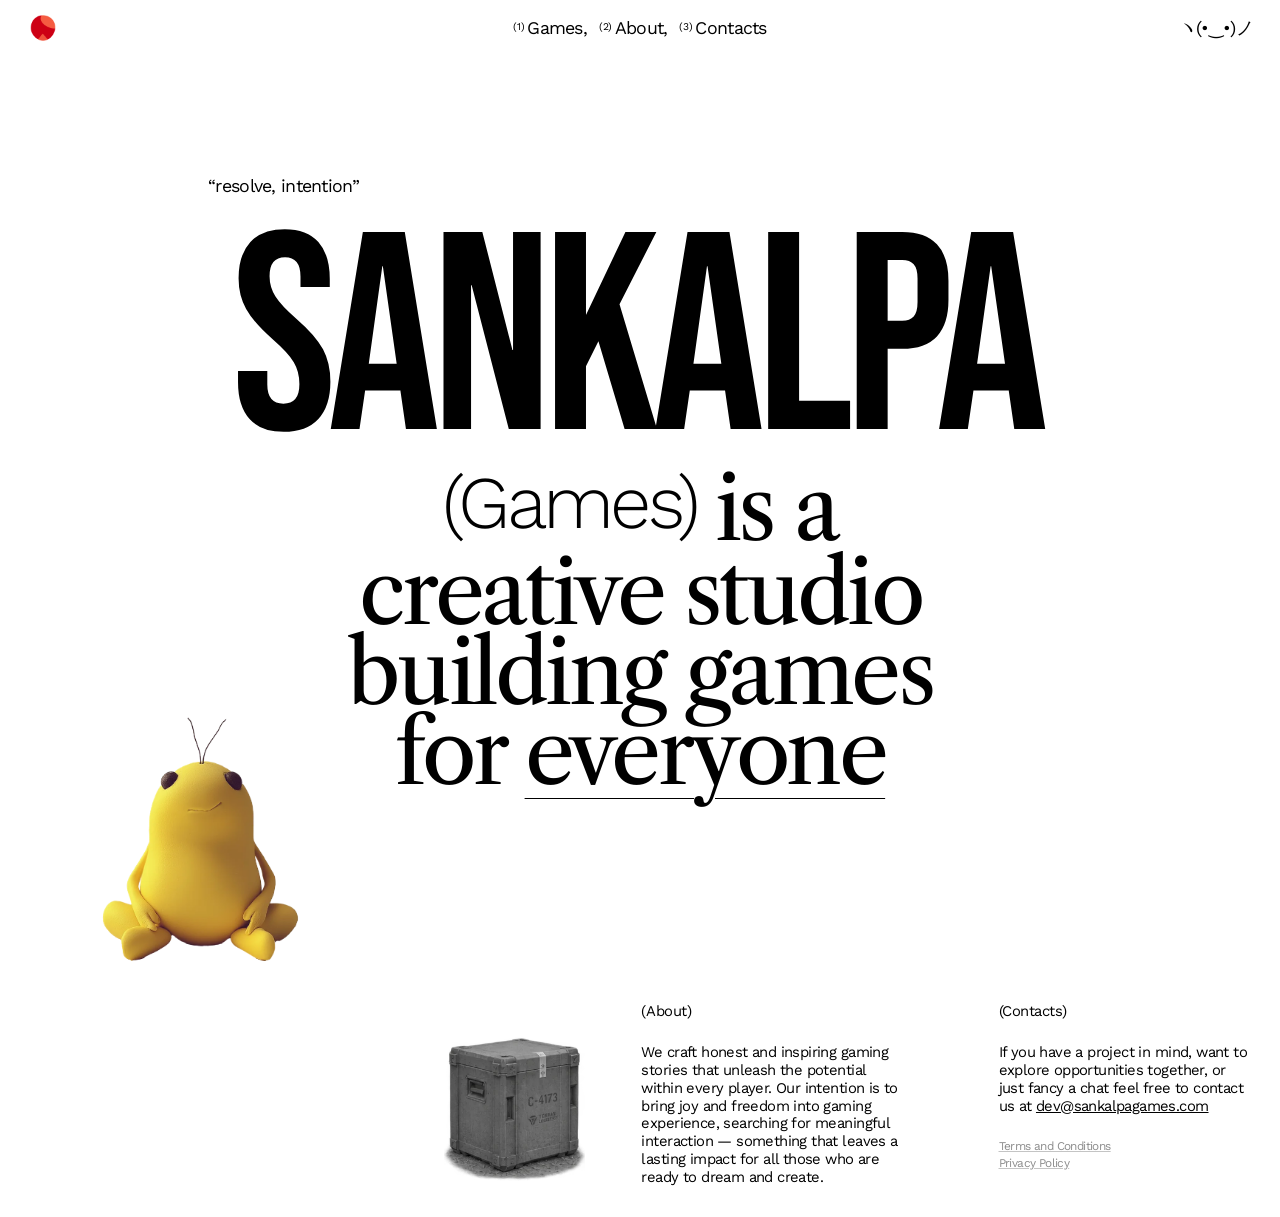
<file: index.html>
<!DOCTYPE html>
<html lang="en">
<head>
  <meta charset="UTF-8">
  <meta name="viewport" content="width=device-width, initial-scale=1.0, viewport-fit=cover">
  <title>Sankalpa Games</title>
  <meta name="description" content="Sankalpa Games is a creative studio building games for everyone.">
  <link rel="icon" type="image/png" href="img/favicon.png">
  <link rel="preconnect" href="https://fonts.googleapis.com">
  <link rel="preconnect" href="https://fonts.gstatic.com" crossorigin>
  <link href="https://fonts.googleapis.com/css2?family=Bebas+Neue&family=Libre+Caslon+Text&family=Work+Sans:wght@300;400&display=swap" rel="stylesheet">
  <link rel="stylesheet" href="css/site.css">
  <style>
    .frame {
      position: relative;
      height: calc(var(--u) * 1643);
    }

    .frame > * { position: absolute; }

    .motto {
      left: calc(var(--u) * 281);
      top: calc(var(--u) * 233);
    }

    .logo {
      left: calc(50% - var(--u) * 551);
      top: calc(var(--u) * 181);
      margin: 0;
      font-family: var(--display);
      font-weight: 400;
      font-size: calc(var(--u) * 380);
      line-height: 1.5;
      letter-spacing: -0.03em;
      white-space: nowrap;
    }

    .tagline {
      left: calc(var(--u) * 523);
      top: calc(var(--u) * 619);
      width: calc(var(--u) * 682);
      height: calc(var(--u) * 451);
      margin: 0;
      font-weight: 400;
    }

    .tagline .lead {
      position: absolute;
      left: 50%;
      top: 0;
      transform: translateX(-50%);
      display: flex;
      align-items: flex-end;
      gap: calc(var(--u) * 24);
      white-space: nowrap;
    }

    .tagline .games {
      font-family: var(--sans);
      font-weight: 300;
      font-size: calc(var(--u) * 100);
      line-height: 1.2;
      letter-spacing: -0.05em;
    }

    .tagline .serif {
      font-family: var(--serif);
      font-size: calc(var(--u) * 120);
      letter-spacing: -0.04em;
    }

    .tagline .lead .serif { line-height: 0.86; }

    .tagline .rest {
      position: absolute;
      left: 50%;
      top: calc(var(--u) * 127);
      transform: translateX(-50%);
      display: block;
      line-height: 0.9;
      text-align: center;
      white-space: nowrap;
    }

    .tagline .everyone {
      text-decoration: underline;
      text-decoration-thickness: calc(var(--u) * 2);
      text-underline-offset: 0.16em;
    }

    .info {
      top: calc(var(--u) * 1354);
      display: flex;
      flex-direction: column;
      gap: calc(var(--u) * 32);
      font-size: calc(var(--u) * 20);
      line-height: 1.2;
      letter-spacing: -0.04em;
    }

    .info h2 {
      margin: 0;
      font-size: inherit;
      font-weight: 400;
      letter-spacing: -0.03em;
    }

    .legal {
      display: flex;
      flex-direction: column;
      align-items: flex-start;
      gap: calc(var(--u) * 4);
      font-size: calc(var(--u) * 16);
      color: #8c8c8c;
    }

    .legal a { text-decoration-color: #c4c4c4; }

    .legal a:hover { color: #000; }

    #about { left: calc(var(--u) * 866); width: calc(var(--u) * 360); }
    #contacts { left: calc(var(--u) * 1348); width: calc(var(--u) * 340); }

    /* Missioners crate stands on the bottom edge of the page */
    .crate {
      left: calc(var(--u) * 600);
      bottom: calc(var(--u) * 48);
      width: calc(var(--u) * 190);
      line-height: 0;
    }

    .crate img { width: 100%; height: auto; }

    /* Planet Merge 2 planet: parked off-screen, js/site.js flies it across every few seconds.
       The layer drifts with the page at a fraction of the scroll speed, so the planet lags behind */
    .flyby-layer {
      position: fixed;
      z-index: 1;
      inset: 0;
      pointer-events: none;
      transform: translateY(var(--parallax, 0px));
    }

    .flyby {
      position: absolute;
      pointer-events: auto;
      top: 0;
      left: 0;
      width: calc(var(--u) * 130);
      line-height: 0;
      transform: translate(-100vw, -100vh);
    }

    /* The Figma export carries the frame's dark fill; the planet fills the square edge to edge */
    .flyby img {
      width: 100%;
      height: auto;
      clip-path: circle(49.6%);
    }

    @media (prefers-reduced-motion: reduce) {
      .flyby {
        left: auto;
        right: calc(var(--u) * -50);
        top: 40vh;
        transform: none;
      }
    }

    /* The frame has no phone layout: below 768px keep its typography and let the blocks stack */
    @media (max-width: 767px) {
      .frame {
        height: auto;
        min-height: 100vh;
        padding: 96px 16px 150px;
      }

      .frame > * {
        position: relative;
        left: auto;
        top: auto;
        transform: none;
      }

      .frame > .site-header { position: absolute; top: 0; left: 0; }

      .motto { font-size: 14px; }

      .logo {
        font-size: calc((100vw - 32px) * 380 / 1102);
        line-height: 1.15;
        text-align: center;
      }

      .tagline {
        width: auto;
        height: auto;
        text-align: center;
      }
      .tagline .lead,
      .tagline .rest {
        position: static;
        transform: none;
        justify-content: center;
      }

      .info {
        margin-top: 56px;
        gap: 12px;
        font-size: 16px;
      }
      #about, #contacts { left: auto; width: auto; }
      #contacts { margin-top: 32px; }
      .legal { gap: 4px; font-size: 14px; }

      .frame > .crate {
        position: absolute;
        left: auto;
        right: 16px;
        bottom: 24px;
        width: 90px;
      }
      .flyby { width: 64px; }
    }
  </style>
</head>
<body>
  <div class="frame">
    <header class="site-header">
      <a class="brand" href="./"><img src="img/logo-circle.png" alt="Sankalpa" width="160" height="160"></a>

      <nav class="site-nav text-24">
        <details class="games-menu">
          <summary><sup>(1)</sup><span>Games,</span></summary>
          <ul>
            <li><a href="landfill-planet/">Landfill Planet</a></li>
            <li><a href="planet-merge-2/">Planet Merge 2</a></li>
            <li><a href="https://sankalpagames.com/missioners/">Missioners</a></li>
          </ul>
        </details>
        <a href="#about"><sup>(2)</sup><span>About,</span></a>
        <a href="#contacts"><sup>(3)</sup><span>Contacts</span></a>
      </nav>

      <span class="face text-24" aria-hidden="true">ヽ(•‿•)ノ</span>
    </header>

    <p class="motto text-24">“resolve, intention”</p>

    <h1 class="logo">SANKALPA</h1>

    <p class="tagline">
      <span class="lead"><span class="games">(Games)</span><span class="serif">is a</span></span>
      <span class="rest serif">creative studio<br>building games<br>for <span class="everyone">everyone</span></span>
    </p>

    <section class="info" id="about">
      <h2>(About)</h2>
      <p>We craft honest and inspiring gaming stories that unleash the potential within every player. Our intention is to bring joy and freedom into gaming experience, searching for meaningful interaction — something that leaves a lasting impact for all those who are ready to dream and create.</p>
    </section>

    <section class="info" id="contacts">
      <h2>(Contacts)</h2>
      <p>If you have a project in mind, want to explore opportunities together, or just fancy a chat feel free to contact us at <a href="mailto:dev@sankalpagames.com">dev@sankalpagames.com</a></p>
      <p class="legal"><a href="terms/">Terms and Conditions</a><a href="privacy/">Privacy Policy</a></p>
    </section>

    <a class="crate" href="https://sankalpagames.com/missioners/" title="Missioners"><img src="img/games/crate.webp" alt="Missioners" width="229" height="236"></a>
  </div>

  <a class="fred" href="landfill-planet/" title="Landfill Planet"><img src="img/fred.webp" alt="Landfill Planet" width="940" height="940"></a>
  <div class="flyby-layer">
    <a class="flyby" href="planet-merge-2/" title="Planet Merge 2"><img src="img/games/planet.webp" alt="Planet Merge 2" width="520" height="520"></a>
  </div>
  <script src="js/site.js"></script>
</body>
</html>
</file>
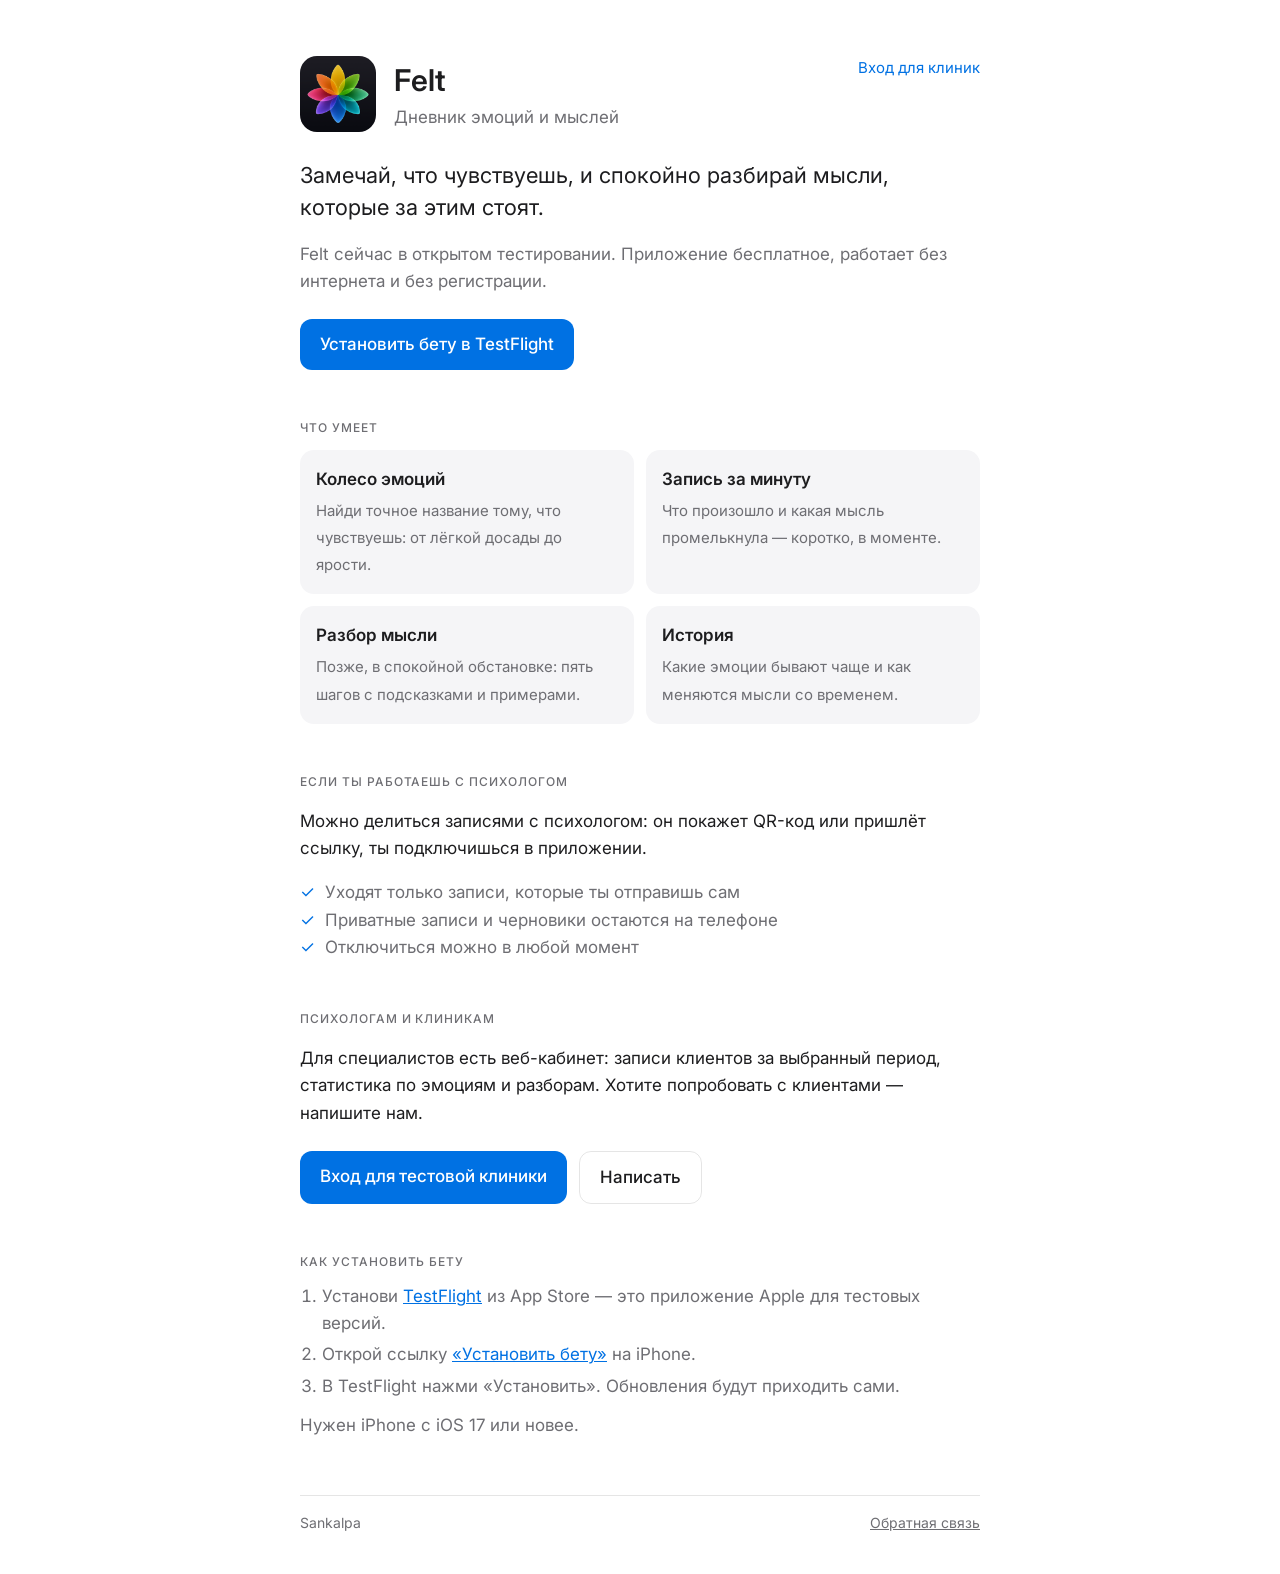
<file: felt/index.html>
<!DOCTYPE html>
<html lang="ru">
<head>
  <meta charset="UTF-8">
  <meta name="viewport" content="width=device-width, initial-scale=1.0">
  <title>Felt — дневник эмоций и мыслей</title>
  <meta name="description" content="Замечай, что чувствуешь, и спокойно разбирай мысли, которые за этим стоят. Бета-версия для iPhone.">
  <meta property="og:title" content="Felt — дневник эмоций и мыслей">
  <meta property="og:description" content="Бета-версия для iPhone в TestFlight.">
  <meta property="og:image" content="https://sankalpagames.com/felt/icon.png">
  <link rel="icon" type="image/png" href="icon.png">
  <link rel="apple-touch-icon" href="icon.png">
  <link href="https://fonts.googleapis.com/css2?family=Inter:wght@400;500;600&display=swap" rel="stylesheet">
  <style>
    :root {
      color-scheme: light dark;
      --bg: #ffffff; --surface: #f5f5f7; --text: #1d1d1f; --muted: #6e6e73;
      --line: rgba(0,0,0,.1); --accent: #0071e3; --on-accent: #fff;
    }
    @media (prefers-color-scheme: dark) {
      :root { --bg: #111113; --surface: #1c1c1f; --text: #f2f2f5; --muted: #a1a1a8; --line: rgba(255,255,255,.12); --accent: #2997ff; --on-accent: #fff; }
    }
    * { box-sizing: border-box; }
    body { margin: 0; background: var(--bg); color: var(--text); font: 17px/1.6 'Inter', -apple-system, system-ui, sans-serif; }
    main { max-width: 720px; margin: 0 auto; padding: 56px 20px 40px; }
    .head { display: flex; gap: 18px; align-items: center; }
    .head img { width: 76px; height: 76px; border-radius: 17px; }
    h1 { font-size: 30px; font-weight: 600; margin: 0; }
    .sub { color: var(--muted); margin: 0; }
    .lead { font-size: 22px; line-height: 1.45; margin: 28px 0 8px; }
    .muted { color: var(--muted); }
    .cta { display: flex; gap: 12px; flex-wrap: wrap; margin: 24px 0 0; }
    .btn { display: inline-block; text-decoration: none; border-radius: 12px; padding: 12px 20px; font-weight: 500; }
    .btn.primary { background: var(--accent); color: var(--on-accent); }
    .btn.ghost { border: 1px solid var(--line); color: var(--text); }
    section { margin-top: 48px; }
    .k { font-size: 12px; letter-spacing: .08em; text-transform: uppercase; color: var(--muted); margin: 0 0 12px; font-weight: 500; }
    .grid { display: grid; grid-template-columns: repeat(2, minmax(0, 1fr)); gap: 12px; }
    @media (max-width: 520px) { .grid { grid-template-columns: minmax(0, 1fr); } }
    .cell { background: var(--surface); border-radius: 14px; padding: 16px; }
    .cell b { display: block; font-weight: 600; margin-bottom: 4px; }
    .cell span { color: var(--muted); font-size: 15px; }
    ul.checks { list-style: none; padding: 0; margin: 12px 0 0; color: var(--muted); }
    ul.checks li::before { content: "✓"; color: var(--accent); margin-right: 10px; }
    ol { padding-left: 22px; color: var(--muted); margin: 0; }
    ol li { margin: 4px 0; }
    a { color: var(--accent); }
    footer { margin-top: 56px; padding-top: 16px; border-top: 1px solid var(--line); display: flex; justify-content: space-between; flex-wrap: wrap; gap: 8px; font-size: 14px; color: var(--muted); }
    footer a { color: var(--muted); }
    .login { align-self: flex-start; font-size: 15px; text-decoration: none; white-space: nowrap; }
  </style>
</head>
<body>
<main>
  <div class="head">
    <img src="icon.png" alt="">
    <div style="flex:1">
      <h1>Felt</h1>
      <p class="sub">Дневник эмоций и мыслей</p>
    </div>
    <a class="login" href="https://felt-fsc7fybsh3g7gnct.westus3-01.azurewebsites.net/">Вход для клиник</a>
  </div>

  <p class="lead">Замечай, что чувствуешь, и спокойно разбирай мысли, которые за этим стоят.</p>
  <p class="muted">Felt сейчас в открытом тестировании. Приложение бесплатное, работает без интернета и без регистрации.</p>
  <div class="cta">
    <a class="btn primary" href="https://testflight.apple.com/join/Ny2FVkMc">Установить бету в TestFlight</a>
  </div>

  <section>
    <p class="k">Что умеет</p>
    <div class="grid">
      <div class="cell"><b>Колесо эмоций</b><span>Найди точное название тому, что чувствуешь: от лёгкой досады до ярости.</span></div>
      <div class="cell"><b>Запись за минуту</b><span>Что произошло и какая мысль промелькнула — коротко, в моменте.</span></div>
      <div class="cell"><b>Разбор мысли</b><span>Позже, в спокойной обстановке: пять шагов с подсказками и примерами.</span></div>
      <div class="cell"><b>История</b><span>Какие эмоции бывают чаще и как меняются мысли со временем.</span></div>
    </div>
  </section>

  <section>
    <p class="k">Если ты работаешь с психологом</p>
    <p>Можно делиться записями с психологом: он покажет QR-код или пришлёт ссылку, ты подключишься в приложении.</p>
    <ul class="checks">
      <li>Уходят только записи, которые ты отправишь сам</li>
      <li>Приватные записи и черновики остаются на телефоне</li>
      <li>Отключиться можно в любой момент</li>
    </ul>
  </section>

  <section>
    <p class="k">Психологам и клиникам</p>
    <p>Для специалистов есть веб-кабинет: записи клиентов за выбранный период, статистика по эмоциям и разборам. Хотите попробовать с клиентами — напишите нам.</p>
    <div class="cta">
      <a class="btn primary" href="https://felt-fsc7fybsh3g7gnct.westus3-01.azurewebsites.net/">Вход для тестовой клиники</a>
      <a class="btn ghost" href="mailto:legal@sankalpagames.com?subject=Felt">Написать</a>
    </div>
  </section>

  <section id="install">
    <p class="k">Как установить бету</p>
    <ol>
      <li>Установи <a href="https://apps.apple.com/app/testflight/id899247664">TestFlight</a> из App Store — это приложение Apple для тестовых версий.</li>
      <li>Открой ссылку <a href="https://testflight.apple.com/join/Ny2FVkMc">«Установить бету»</a> на iPhone.</li>
      <li>В TestFlight нажми «Установить». Обновления будут приходить сами.</li>
    </ol>
    <p class="muted" style="margin-top:12px">Нужен iPhone с iOS 17 или новее.</p>
  </section>

  <footer>
    <span>Sankalpa</span>
    <span><a href="mailto:legal@sankalpagames.com?subject=Felt">Обратная связь</a></span>
  </footer>
</main>
</body>
</html>
</file>
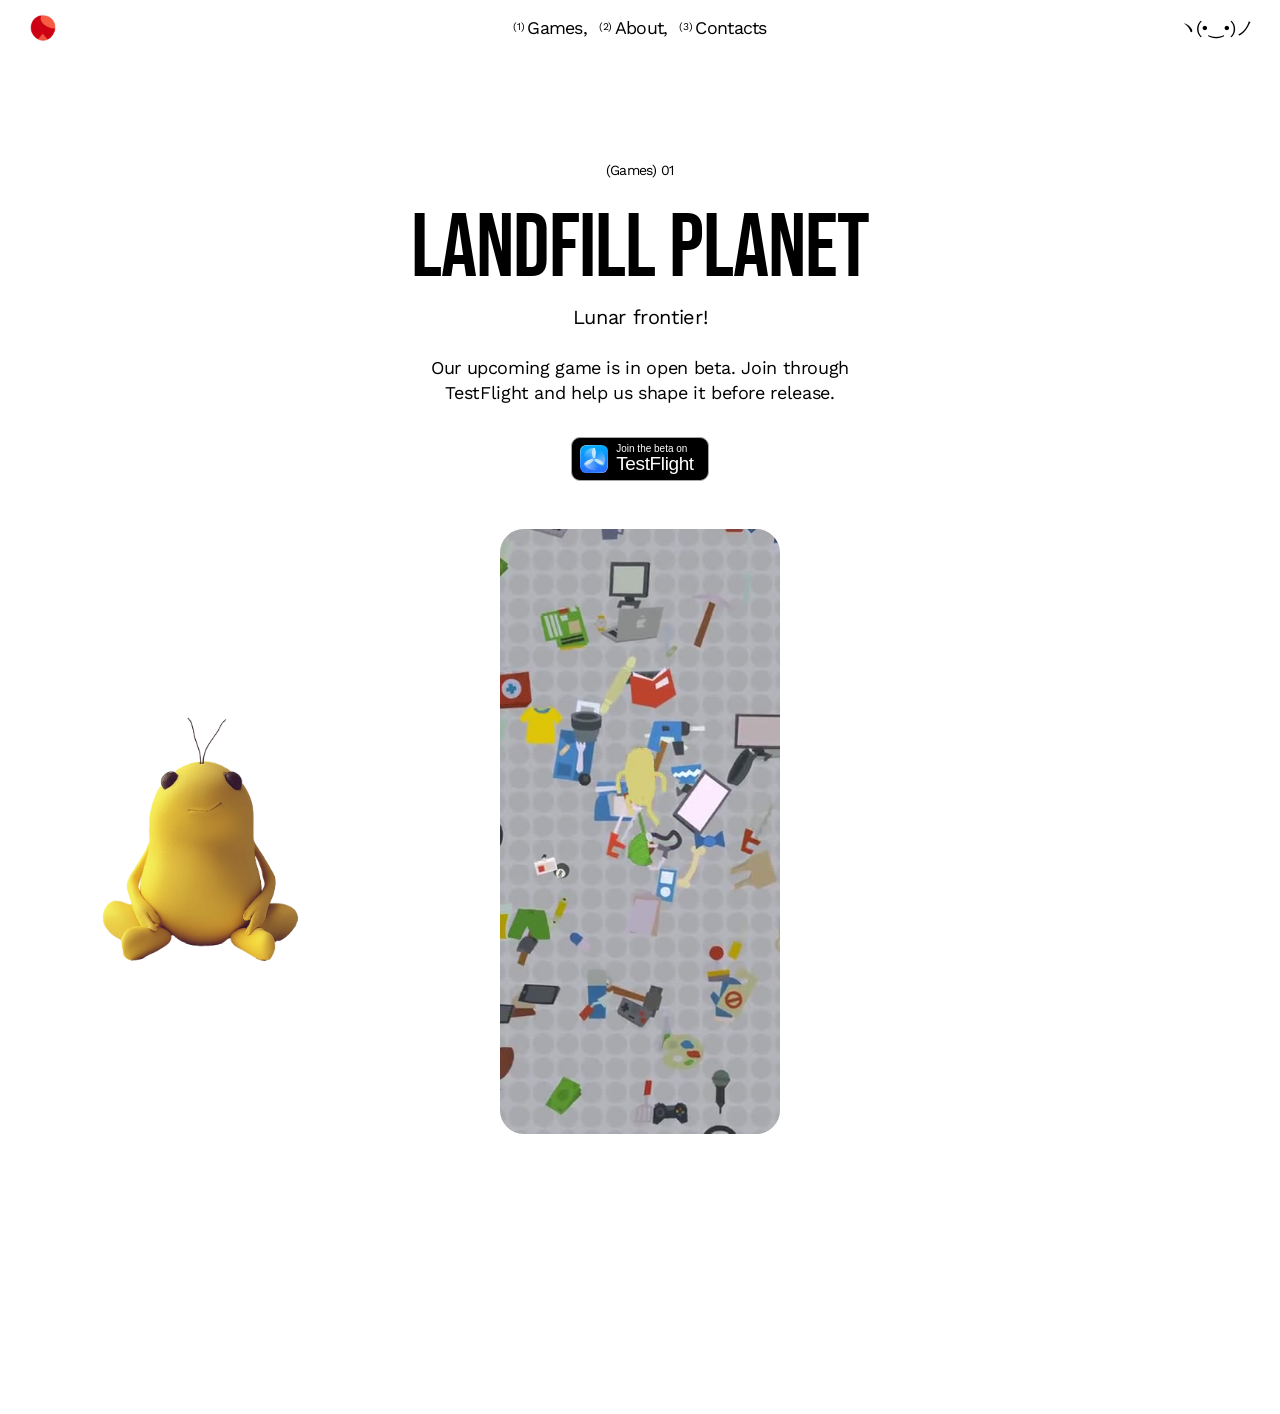
<file: landfill-planet/index.html>
<!DOCTYPE html>
<html lang="en">
<head>
  <meta charset="UTF-8">
  <meta name="viewport" content="width=device-width, initial-scale=1.0, viewport-fit=cover">
  <title>Landfill Planet — Sankalpa Games</title>
  <meta name="description" content="Landfill Planet by Sankalpa Games. Lunar frontier!">
  <link rel="icon" type="image/png" href="../img/favicon.png">
  <link rel="preconnect" href="https://fonts.googleapis.com">
  <link rel="preconnect" href="https://fonts.gstatic.com" crossorigin>
  <link href="https://fonts.googleapis.com/css2?family=Bebas+Neue&family=Libre+Caslon+Text&family=Work+Sans:wght@300;400&display=swap" rel="stylesheet">
  <link rel="stylesheet" href="../css/site.css">
  <link rel="stylesheet" href="../css/game.css">
</head>
<body>
  <header class="site-header">
    <a class="brand" href="../"><img src="../img/logo-circle.png" alt="Sankalpa" width="160" height="160"></a>

    <nav class="site-nav text-24">
      <details class="games-menu">
        <summary><sup>(1)</sup><span>Games,</span></summary>
        <ul>
            <li><a href="../landfill-planet/" aria-current="page">Landfill Planet</a></li>
            <li><a href="../planet-merge-2/">Planet Merge 2</a></li>
            <li><a href="https://sankalpagames.com/missioners/">Missioners</a></li>
        </ul>
      </details>
      <a href="../#about"><sup>(2)</sup><span>About,</span></a>
      <a href="../#contacts"><sup>(3)</sup><span>Contacts</span></a>
    </nav>

    <span class="face text-24" aria-hidden="true">ヽ(•‿•)ノ</span>
  </header>

  <main class="game">
    <p class="game-label text-24">(Games) 01</p>
    <h1>Landfill Planet</h1>
    <p class="game-tagline">Lunar frontier!</p>
    <p class="game-about">Our upcoming game is in open beta. Join through TestFlight and help us shape it before release.</p>
    <p class="game-links store-badges">
      <a class="badge-testflight" href="https://testflight.apple.com/join/2bX77bRB" target="_blank" rel="noopener">
        <img src="../img/badges/testflight.jpg" alt="" width="120" height="120">
        <span><small>Join the beta on</small>TestFlight</span>
      </a>
    </p>
    <video class="game-video" src="../video/landfill-planet.mp4" poster="../img/games/landfill-planet-poster.jpg" width="360" height="778" autoplay muted loop playsinline aria-label="Landfill Planet gameplay"></video>
  </main>

  <div class="fred" aria-hidden="true"><img src="../img/fred.webp" alt="" width="940" height="940"></div>
  <script src="../js/site.js"></script>
</body>
</html>
</file>
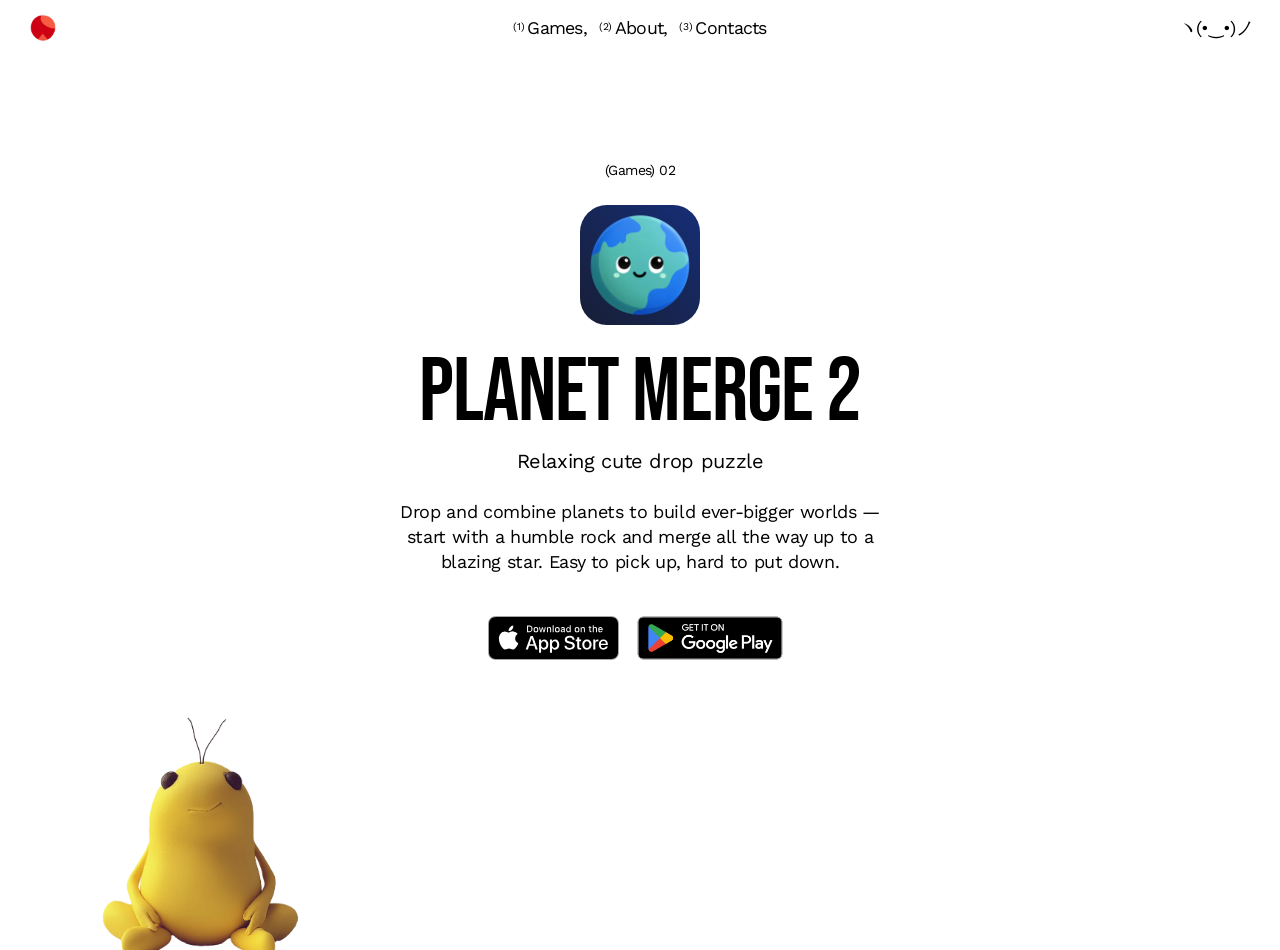
<file: planet-merge-2/index.html>
<!DOCTYPE html>
<html lang="en">
<head>
  <meta charset="UTF-8">
  <meta name="viewport" content="width=device-width, initial-scale=1.0, viewport-fit=cover">
  <title>Planet Merge 2 — Sankalpa Games</title>
  <meta name="description" content="Planet Merge 2 by Sankalpa Games. Relaxing cute drop puzzle">
  <link rel="icon" type="image/png" href="../img/favicon.png">
  <link rel="preconnect" href="https://fonts.googleapis.com">
  <link rel="preconnect" href="https://fonts.gstatic.com" crossorigin>
  <link href="https://fonts.googleapis.com/css2?family=Bebas+Neue&family=Libre+Caslon+Text&family=Work+Sans:wght@300;400&display=swap" rel="stylesheet">
  <link rel="stylesheet" href="../css/site.css">
  <link rel="stylesheet" href="../css/game.css">
</head>
<body>
  <header class="site-header">
    <a class="brand" href="../"><img src="../img/logo-circle.png" alt="Sankalpa" width="160" height="160"></a>

    <nav class="site-nav text-24">
      <details class="games-menu">
        <summary><sup>(1)</sup><span>Games,</span></summary>
        <ul>
            <li><a href="../landfill-planet/">Landfill Planet</a></li>
            <li><a href="../planet-merge-2/" aria-current="page">Planet Merge 2</a></li>
            <li><a href="https://sankalpagames.com/missioners/">Missioners</a></li>
        </ul>
      </details>
      <a href="../#about"><sup>(2)</sup><span>About,</span></a>
      <a href="../#contacts"><sup>(3)</sup><span>Contacts</span></a>
    </nav>

    <span class="face text-24" aria-hidden="true">ヽ(•‿•)ノ</span>
  </header>

  <main class="game">
    <p class="game-label text-24">(Games) 02</p>
    <img class="game-icon" src="../img/games/planet-merge-2.jpg" alt="Planet Merge 2 icon" width="512" height="512">
    <h1>Planet Merge 2</h1>
    <p class="game-tagline">Relaxing cute drop puzzle</p>
    <p class="game-about">Drop and combine planets to build ever-bigger worlds — start with a humble rock and merge all the way up to a blazing star. Easy to pick up, hard to put down.</p>
    <p class="game-links store-badges">
      <a href="https://apps.apple.com/app/id6789700282" target="_blank" rel="noopener"><img class="badge-apple" src="../img/badges/app-store.svg" alt="Download on the App Store" width="120" height="40"></a>
      <a href="https://play.google.com/store/apps/details?id=com.sankalpa.pm" target="_blank" rel="noopener"><img class="badge-google" src="../img/badges/google-play.png" alt="Get it on Google Play" width="646" height="250"></a>
    </p>
  </main>

  <div class="fred" aria-hidden="true"><img src="../img/fred.webp" alt="" width="940" height="940"></div>
  <script src="../js/site.js"></script>
</body>
</html>
</file>
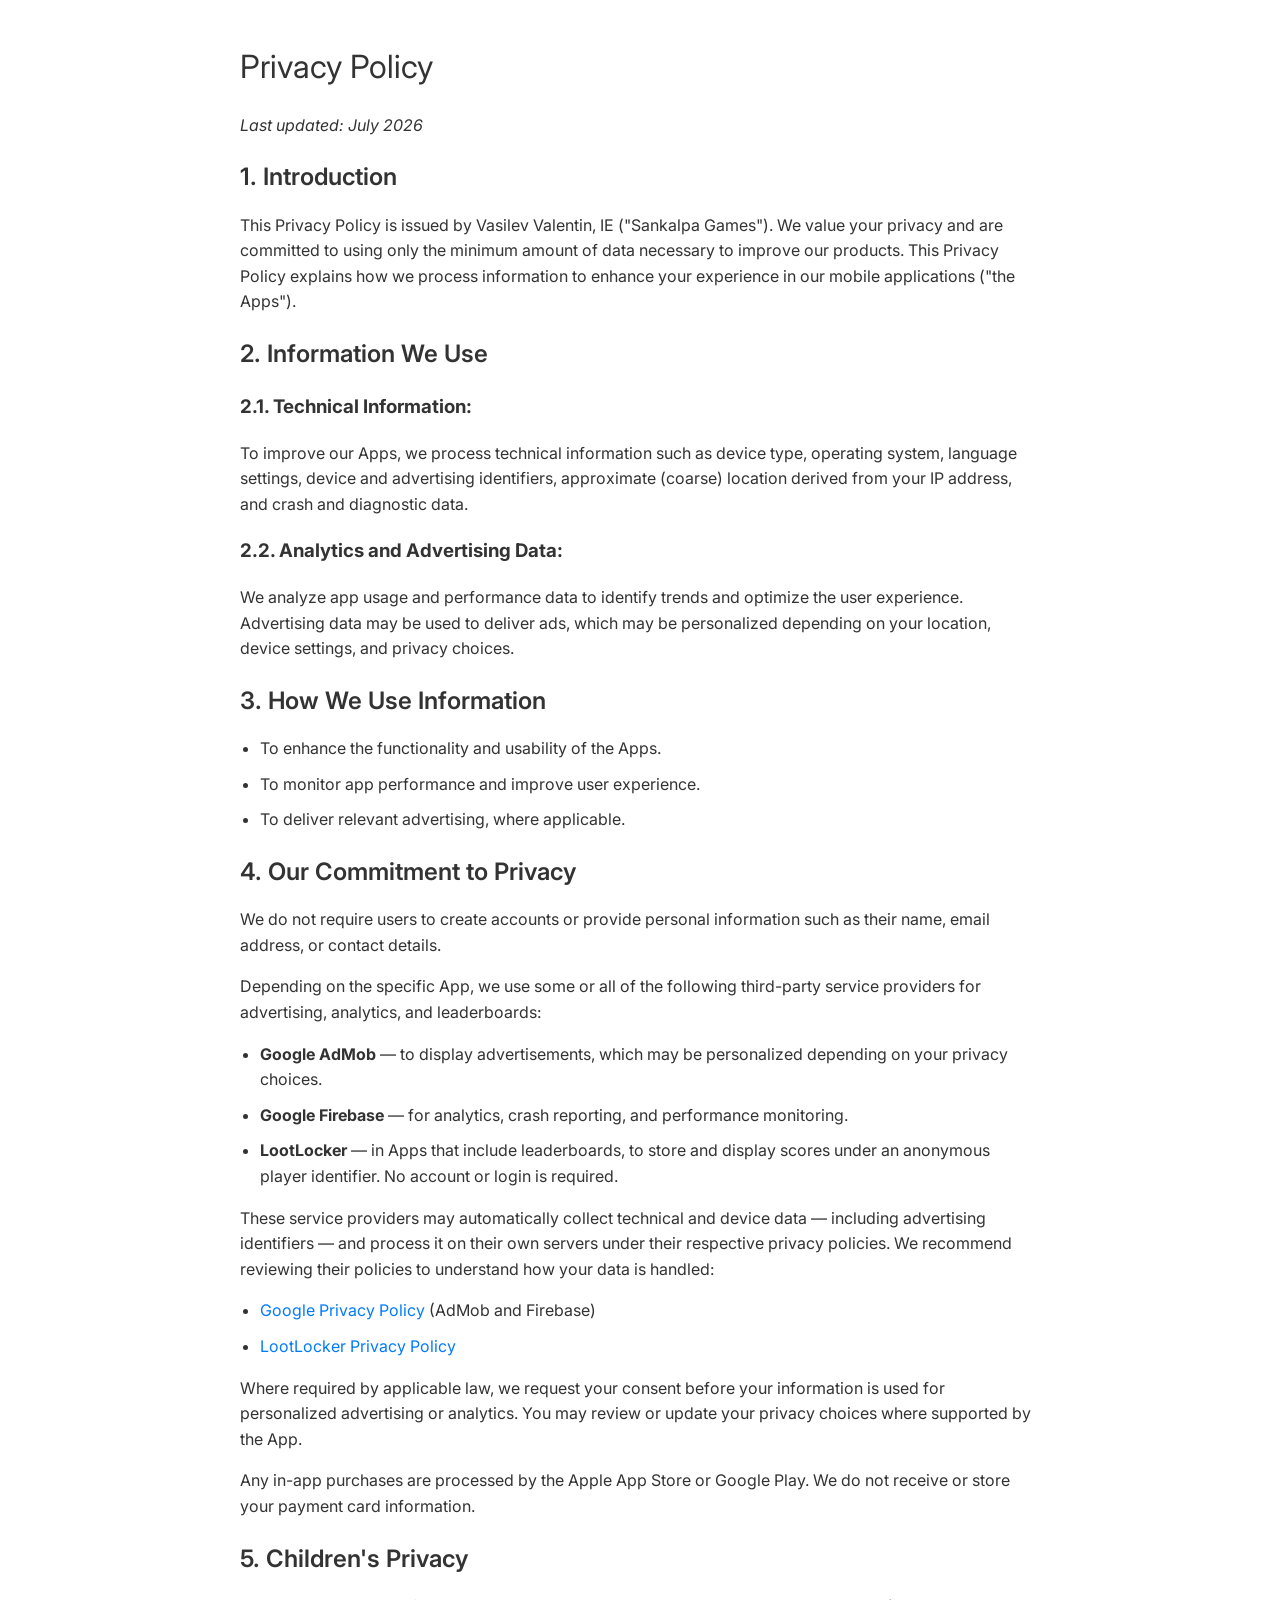
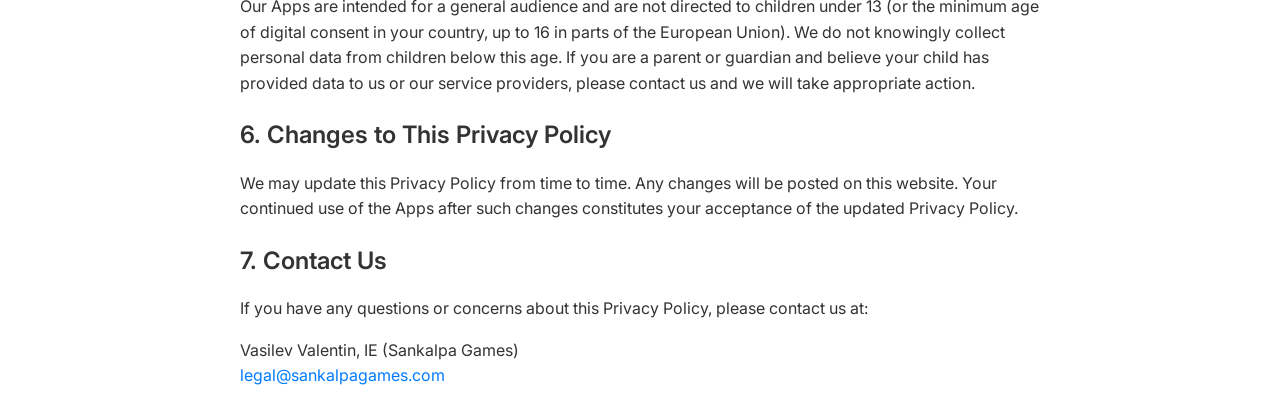
<file: privacy/index.html>
<!DOCTYPE html>
<html lang="en">
<head>
  <meta charset="UTF-8">
  <meta name="viewport" content="width=device-width, initial-scale=1.0">
  <title>Privacy Policy</title>
  <link href="https://fonts.googleapis.com/css2?family=Inter:wght@400;600&display=swap" rel="stylesheet">
  <link rel="icon" type="image/png" href="../img/favicon.png">
  <style>
    body {
      margin: 0;
      padding: 20px;
      font-family: 'Inter', sans-serif;
      line-height: 1.6;
      color: #333;
      background-color: #ffffff;
      display: flex;
      justify-content: center;
    }

    .content {
      max-width: 800px;
      width: 100%;
    }

    h1 {
      font-size: 2rem;
      font-weight: 400;
      text-align: left;
      margin-bottom: 20px;
    }

    h2 {
      font-size: 1.5rem;
      font-weight: 600;
      margin-top: 20px;
      margin-bottom: 10px;
    }

    p, li {
      font-size: 1rem;
      margin-bottom: 10px;
    }

    ul {
      padding-left: 20px;
    }

    a {
      color: #007BFF;
      text-decoration: none;
    }

    a:hover {
      text-decoration: underline;
    }
  </style>
</head>
<body>
  <div class="content">
    <h1>Privacy Policy</h1>
    <p><em>Last updated: July 2026</em></p>

    <h2>1. Introduction</h2>
    <p>This Privacy Policy is issued by Vasilev Valentin, IE ("Sankalpa Games"). We value your privacy and are committed to using only the minimum amount of data necessary to improve our products. This Privacy Policy explains how we process information to enhance your experience in our mobile applications ("the Apps").</p>

    <h2>2. Information We Use</h2>
    <h3>2.1. Technical Information:</h3>
    <p>To improve our Apps, we process technical information such as device type, operating system, language settings, device and advertising identifiers, approximate (coarse) location derived from your IP address, and crash and diagnostic data.</p>

    <h3>2.2. Analytics and Advertising Data:</h3>
    <p>We analyze app usage and performance data to identify trends and optimize the user experience. Advertising data may be used to deliver ads, which may be personalized depending on your location, device settings, and privacy choices.</p>

    <h2>3. How We Use Information</h2>
    <ul>
      <li>To enhance the functionality and usability of the Apps.</li>
      <li>To monitor app performance and improve user experience.</li>
      <li>To deliver relevant advertising, where applicable.</li>
    </ul>

    <h2>4. Our Commitment to Privacy</h2>
    <p>We do not require users to create accounts or provide personal information such as their name, email address, or contact details.</p>

    <p>Depending on the specific App, we use some or all of the following third-party service providers for advertising, analytics, and leaderboards:</p>
    <ul>
      <li><strong>Google AdMob</strong> — to display advertisements, which may be personalized depending on your privacy choices.</li>
      <li><strong>Google Firebase</strong> — for analytics, crash reporting, and performance monitoring.</li>
      <li><strong>LootLocker</strong> — in Apps that include leaderboards, to store and display scores under an anonymous player identifier. No account or login is required.</li>
    </ul>

    <p>These service providers may automatically collect technical and device data — including advertising identifiers — and process it on their own servers under their respective privacy policies. We recommend reviewing their policies to understand how your data is handled:</p>
    <ul>
      <li><a href="https://policies.google.com/privacy" target="_blank" rel="noopener">Google Privacy Policy</a> (AdMob and Firebase)</li>
      <li><a href="https://lootlocker.com/privacy-policy" target="_blank" rel="noopener">LootLocker Privacy Policy</a></li>
    </ul>

    <p>Where required by applicable law, we request your consent before your information is used for personalized advertising or analytics. You may review or update your privacy choices where supported by the App.</p>

    <p>Any in-app purchases are processed by the Apple App Store or Google Play. We do not receive or store your payment card information.</p>

    <h2>5. Children's Privacy</h2>
    <p>Our Apps are intended for a general audience and are not directed to children under 13 (or the minimum age of digital consent in your country, up to 16 in parts of the European Union). We do not knowingly collect personal data from children below this age. If you are a parent or guardian and believe your child has provided data to us or our service providers, please contact us and we will take appropriate action.</p>

    <h2>6. Changes to This Privacy Policy</h2>
    <p>We may update this Privacy Policy from time to time. Any changes will be posted on this website. Your continued use of the Apps after such changes constitutes your acceptance of the updated Privacy Policy.</p>

    <h2>7. Contact Us</h2>
    <p>If you have any questions or concerns about this Privacy Policy, please contact us at:</p>
    <p>Vasilev Valentin, IE (Sankalpa Games)<br><a href="mailto:legal@sankalpagames.com">legal@sankalpagames.com</a></p>
  </div>
</body>
</html>
</file>
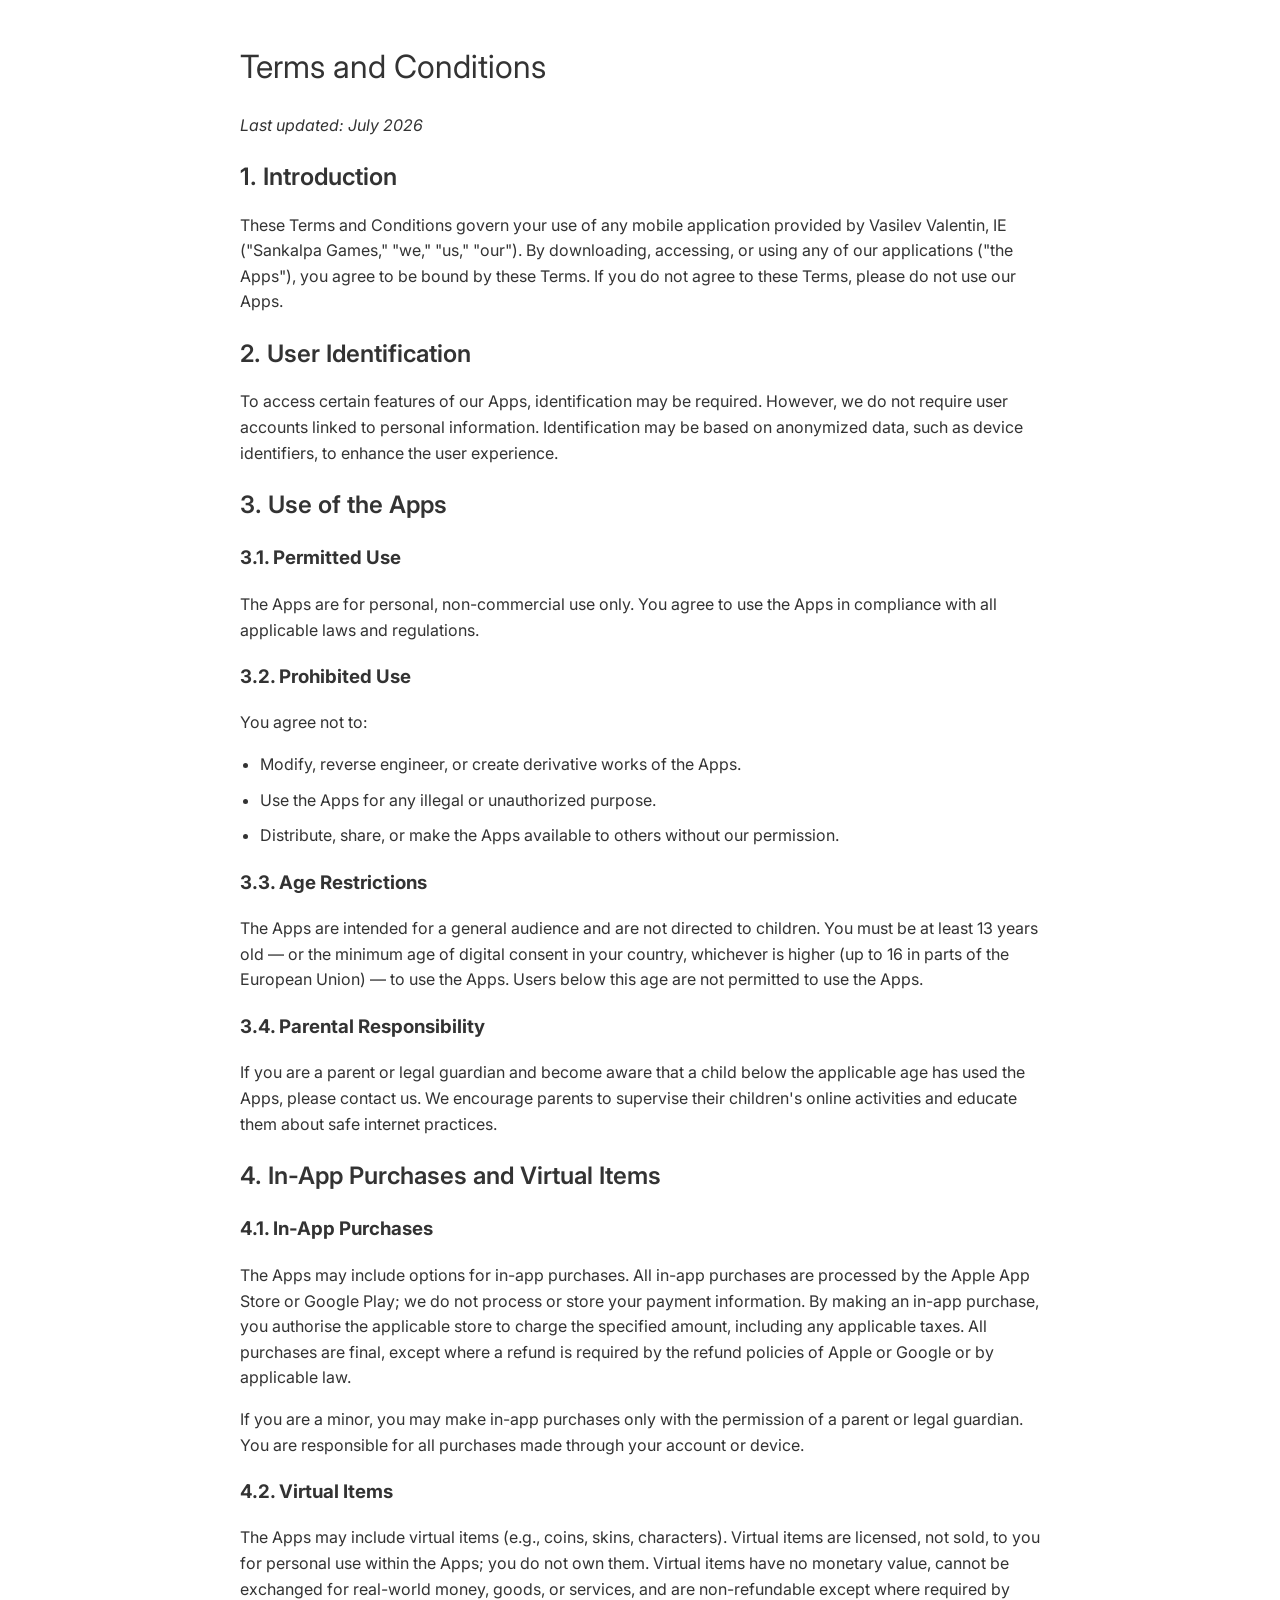
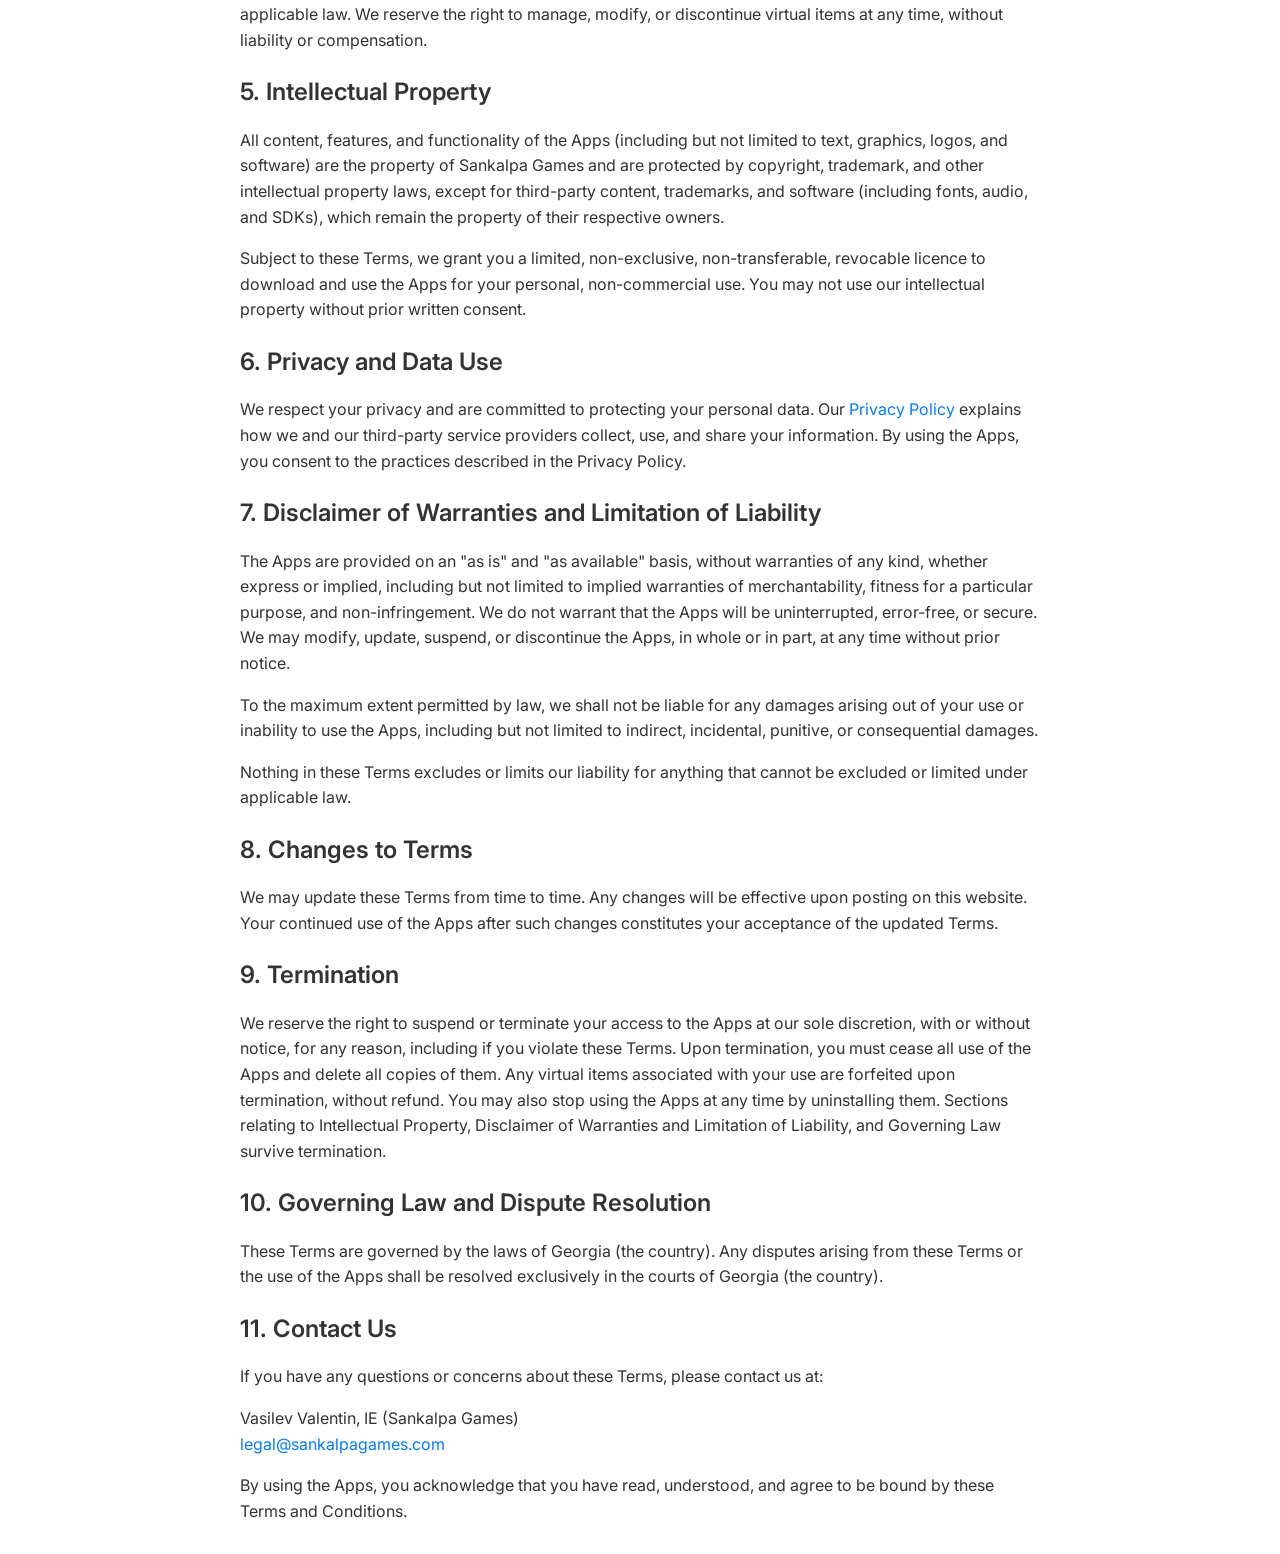
<file: terms/index.html>
<!DOCTYPE html>
<html lang="en">
<head>
  <meta charset="UTF-8">
  <meta name="viewport" content="width=device-width, initial-scale=1.0">
  <title>Terms and Conditions</title>
  <link href="https://fonts.googleapis.com/css2?family=Inter:wght@400;600&display=swap" rel="stylesheet">
  <link rel="icon" type="image/png" href="../img/favicon.png">
  <style>
    body {
      margin: 0;
      padding: 20px;
      font-family: 'Inter', sans-serif;
      line-height: 1.6;
      color: #333;
      background-color: #ffffff;
      display: flex;
      justify-content: center;
    }

    .content {
      max-width: 800px;
      width: 100%;
    }

    h1 {
      font-size: 2rem;
      font-weight: 400;
      text-align: left;
      margin-bottom: 20px;
    }

    h2 {
      font-size: 1.5rem;
      font-weight: 600;
      margin-top: 20px;
      margin-bottom: 10px;
    }

    p, li {
      font-size: 1rem;
      margin-bottom: 10px;
    }

    ul {
      padding-left: 20px;
    }

    a {
      color: #007BFF;
      text-decoration: none;
    }

    a:hover {
      text-decoration: underline;
    }
  </style>
</head>
<body>
  <div class="content">
    <h1>Terms and Conditions</h1>
    <p><em>Last updated: July 2026</em></p>

    <h2>1. Introduction</h2>
    <p>These Terms and Conditions govern your use of any mobile application provided by Vasilev Valentin, IE ("Sankalpa Games," "we," "us," "our"). By downloading, accessing, or using any of our applications ("the Apps"), you agree to be bound by these Terms. If you do not agree to these Terms, please do not use our Apps.</p>

    <h2>2. User Identification</h2>
    <p>To access certain features of our Apps, identification may be required. However, we do not require user accounts linked to personal information. Identification may be based on anonymized data, such as device identifiers, to enhance the user experience.</p>

    <h2>3. Use of the Apps</h2>
    <h3>3.1. Permitted Use</h3>
    <p>The Apps are for personal, non-commercial use only. You agree to use the Apps in compliance with all applicable laws and regulations.</p>

    <h3>3.2. Prohibited Use</h3>
    <p>You agree not to:</p>
    <ul>
      <li>Modify, reverse engineer, or create derivative works of the Apps.</li>
      <li>Use the Apps for any illegal or unauthorized purpose.</li>
      <li>Distribute, share, or make the Apps available to others without our permission.</li>
    </ul>

    <h3>3.3. Age Restrictions</h3>
    <p>The Apps are intended for a general audience and are not directed to children. You must be at least 13 years old — or the minimum age of digital consent in your country, whichever is higher (up to 16 in parts of the European Union) — to use the Apps. Users below this age are not permitted to use the Apps.</p>

    <h3>3.4. Parental Responsibility</h3>
    <p>If you are a parent or legal guardian and become aware that a child below the applicable age has used the Apps, please contact us. We encourage parents to supervise their children's online activities and educate them about safe internet practices.</p>

    <h2>4. In-App Purchases and Virtual Items</h2>
    <h3>4.1. In-App Purchases</h3>
    <p>The Apps may include options for in-app purchases. All in-app purchases are processed by the Apple App Store or Google Play; we do not process or store your payment information. By making an in-app purchase, you authorise the applicable store to charge the specified amount, including any applicable taxes. All purchases are final, except where a refund is required by the refund policies of Apple or Google or by applicable law.</p>
    <p>If you are a minor, you may make in-app purchases only with the permission of a parent or legal guardian. You are responsible for all purchases made through your account or device.</p>

    <h3>4.2. Virtual Items</h3>
    <p>The Apps may include virtual items (e.g., coins, skins, characters). Virtual items are licensed, not sold, to you for personal use within the Apps; you do not own them. Virtual items have no monetary value, cannot be exchanged for real-world money, goods, or services, and are non-refundable except where required by applicable law. We reserve the right to manage, modify, or discontinue virtual items at any time, without liability or compensation.</p>

    <h2>5. Intellectual Property</h2>
    <p>All content, features, and functionality of the Apps (including but not limited to text, graphics, logos, and software) are the property of Sankalpa Games and are protected by copyright, trademark, and other intellectual property laws, except for third-party content, trademarks, and software (including fonts, audio, and SDKs), which remain the property of their respective owners.</p>
    <p>Subject to these Terms, we grant you a limited, non-exclusive, non-transferable, revocable licence to download and use the Apps for your personal, non-commercial use. You may not use our intellectual property without prior written consent.</p>

    <h2>6. Privacy and Data Use</h2>
    <p>We respect your privacy and are committed to protecting your personal data. Our <a href="/privacy/">Privacy Policy</a> explains how we and our third-party service providers collect, use, and share your information. By using the Apps, you consent to the practices described in the Privacy Policy.</p>

    <h2>7. Disclaimer of Warranties and Limitation of Liability</h2>
    <p>The Apps are provided on an "as is" and "as available" basis, without warranties of any kind, whether express or implied, including but not limited to implied warranties of merchantability, fitness for a particular purpose, and non-infringement. We do not warrant that the Apps will be uninterrupted, error-free, or secure. We may modify, update, suspend, or discontinue the Apps, in whole or in part, at any time without prior notice.</p>
    <p>To the maximum extent permitted by law, we shall not be liable for any damages arising out of your use or inability to use the Apps, including but not limited to indirect, incidental, punitive, or consequential damages.</p>
    <p>Nothing in these Terms excludes or limits our liability for anything that cannot be excluded or limited under applicable law.</p>

    <h2>8. Changes to Terms</h2>
    <p>We may update these Terms from time to time. Any changes will be effective upon posting on this website. Your continued use of the Apps after such changes constitutes your acceptance of the updated Terms.</p>

    <h2>9. Termination</h2>
    <p>We reserve the right to suspend or terminate your access to the Apps at our sole discretion, with or without notice, for any reason, including if you violate these Terms. Upon termination, you must cease all use of the Apps and delete all copies of them. Any virtual items associated with your use are forfeited upon termination, without refund. You may also stop using the Apps at any time by uninstalling them. Sections relating to Intellectual Property, Disclaimer of Warranties and Limitation of Liability, and Governing Law survive termination.</p>

    <h2>10. Governing Law and Dispute Resolution</h2>
    <p>These Terms are governed by the laws of Georgia (the country). Any disputes arising from these Terms or the use of the Apps shall be resolved exclusively in the courts of Georgia (the country).</p>

    <h2>11. Contact Us</h2>
    <p>If you have any questions or concerns about these Terms, please contact us at:</p>
    <p>Vasilev Valentin, IE (Sankalpa Games)<br><a href="mailto:legal@sankalpagames.com">legal@sankalpagames.com</a></p>

    <p>By using the Apps, you acknowledge that you have read, understood, and agree to be bound by these Terms and Conditions.</p>
  </div>
</body>
</html>
</file>
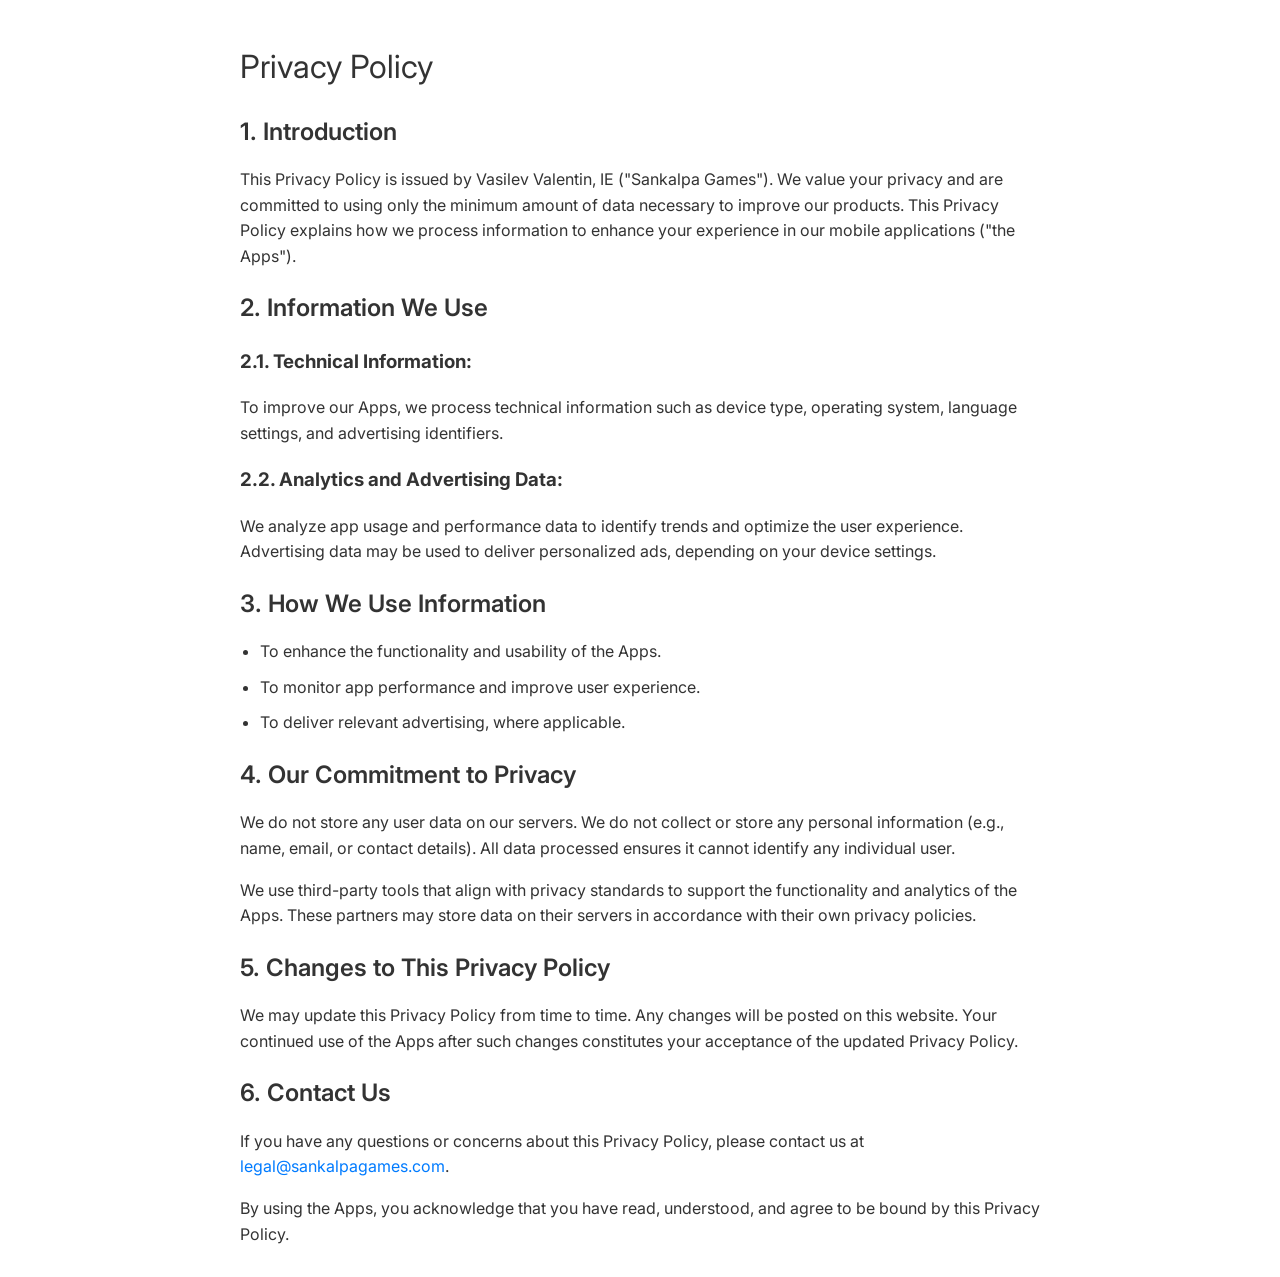
<file: privacy.html>
<!DOCTYPE html>
<html lang="en">
<head>
  <meta charset="UTF-8">
  <meta name="viewport" content="width=device-width, initial-scale=1.0">
  <title>Privacy Policy</title>
  <link href="https://fonts.googleapis.com/css2?family=Inter:wght@400;600&display=swap" rel="stylesheet">
  <link rel="icon" type="image/png" href="img/favicon.png">
  <style>
    body {
      margin: 0;
      padding: 20px;
      font-family: 'Inter', sans-serif;
      line-height: 1.6;
      color: #333;
      background-color: #ffffff;
      display: flex;
      justify-content: center;
    }

    .content {
      max-width: 800px;
      width: 100%;
    }

    h1 {
      font-size: 2rem;
      font-weight: 400;
      text-align: left;
      margin-bottom: 20px;
    }

    h2 {
      font-size: 1.5rem;
      font-weight: 600;
      margin-top: 20px;
      margin-bottom: 10px;
    }

    p, li {
      font-size: 1rem;
      margin-bottom: 10px;
    }

    ul {
      padding-left: 20px;
    }

    a {
      color: #007BFF;
      text-decoration: none;
    }

    a:hover {
      text-decoration: underline;
    }
  </style>
</head>
<body>
  <div class="content">
    <h1>Privacy Policy</h1>

    <h2>1. Introduction</h2>
    <p>This Privacy Policy is issued by Vasilev Valentin, IE ("Sankalpa Games"). We value your privacy and are committed to using only the minimum amount of data necessary to improve our products. This Privacy Policy explains how we process information to enhance your experience in our mobile applications ("the Apps").</p>

    <h2>2. Information We Use</h2>
    <h3>2.1. Technical Information:</h3>
    <p>To improve our Apps, we process technical information such as device type, operating system, language settings, and advertising identifiers.</p>

    <h3>2.2. Analytics and Advertising Data:</h3>
    <p>We analyze app usage and performance data to identify trends and optimize the user experience. Advertising data may be used to deliver personalized ads, depending on your device settings.</p>

    <h2>3. How We Use Information</h2>
    <ul>
      <li>To enhance the functionality and usability of the Apps.</li>
      <li>To monitor app performance and improve user experience.</li>
      <li>To deliver relevant advertising, where applicable.</li>
    </ul>

    <h2>4. Our Commitment to Privacy</h2>
    <p>We do not store any user data on our servers. We do not collect or store any personal information (e.g., name, email, or contact details). All data processed ensures it cannot identify any individual user.</p>

    <p>We use third-party tools that align with privacy standards to support the functionality and analytics of the Apps. These partners may store data on their servers in accordance with their own privacy policies.</p>

    <h2>5. Changes to This Privacy Policy</h2>
    <p>We may update this Privacy Policy from time to time. Any changes will be posted on this website. Your continued use of the Apps after such changes constitutes your acceptance of the updated Privacy Policy.</p>

    <h2>6. Contact Us</h2>
    <p>If you have any questions or concerns about this Privacy Policy, please contact us at <a href="mailto:legal@sankalpagames.com">legal@sankalpagames.com</a>.</p>

    <p>By using the Apps, you acknowledge that you have read, understood, and agree to be bound by this Privacy Policy.</p>
  </div>
</body>
</html>
</file>
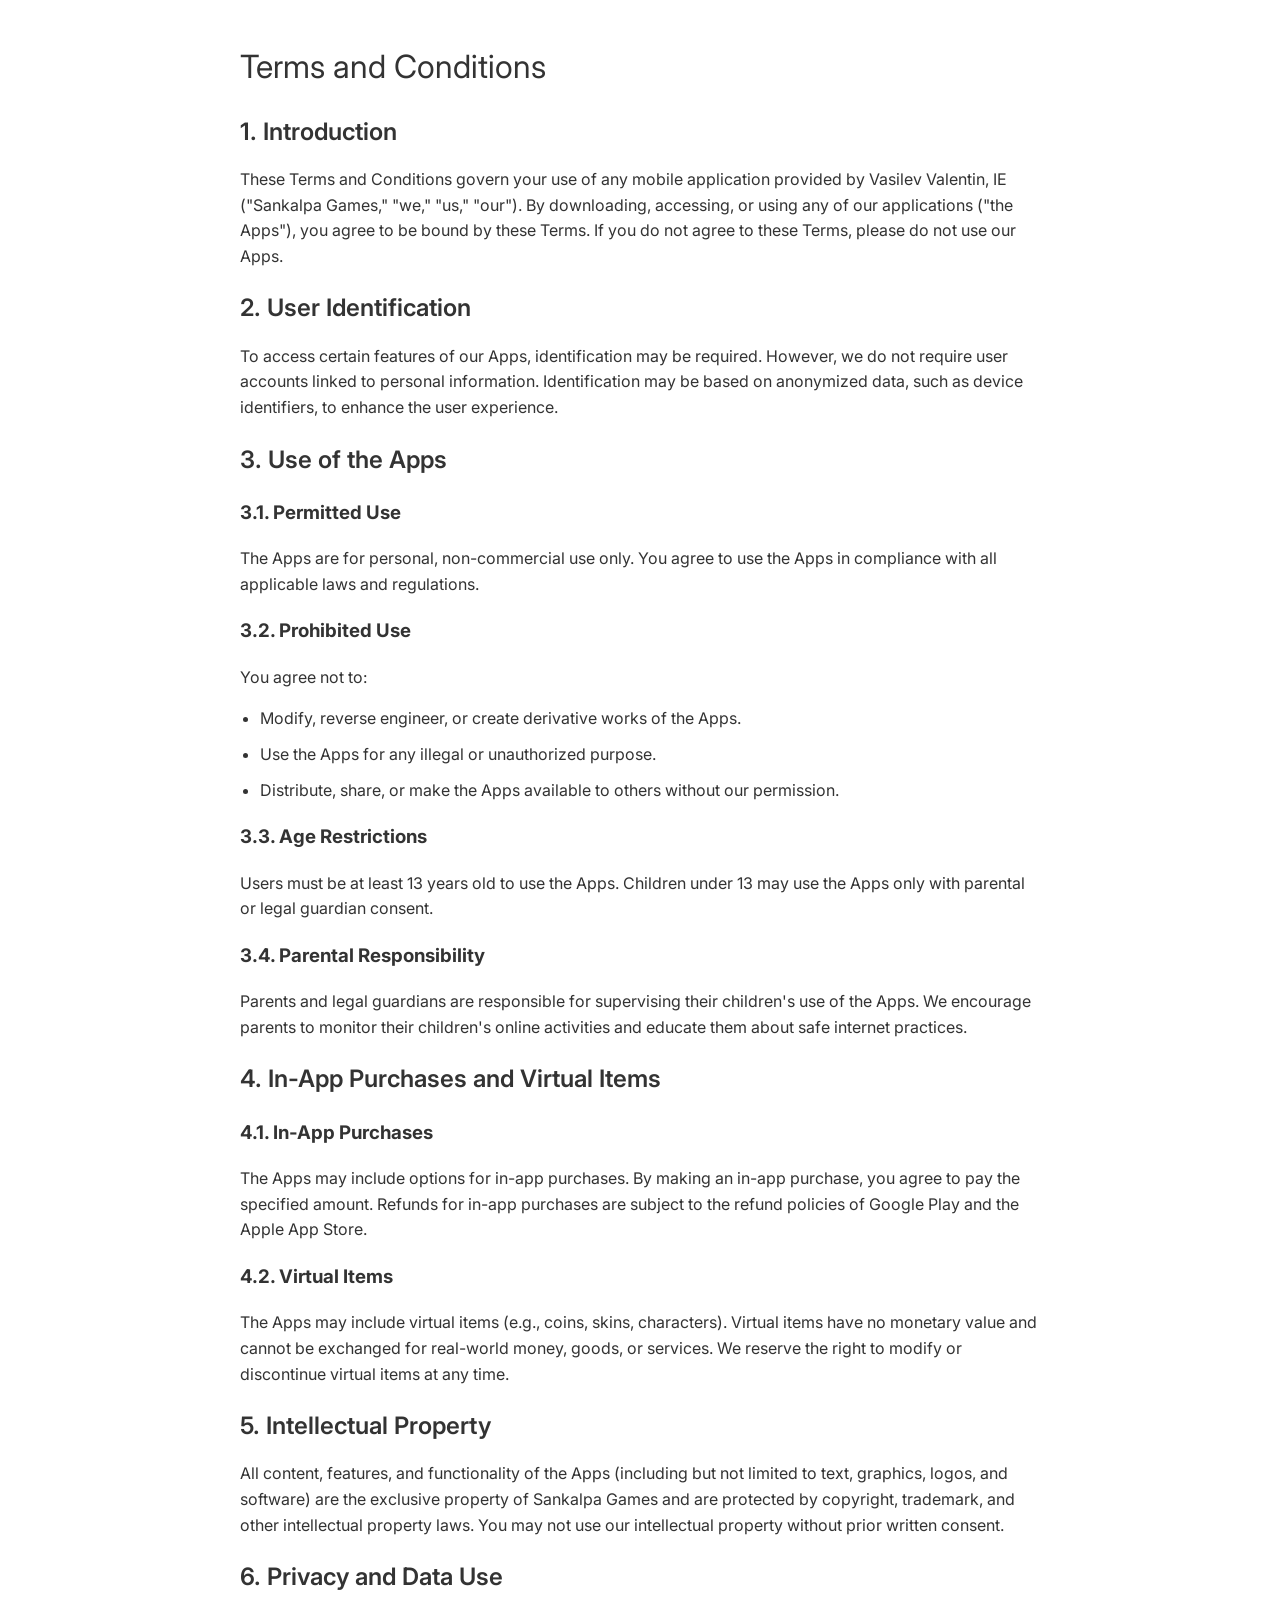
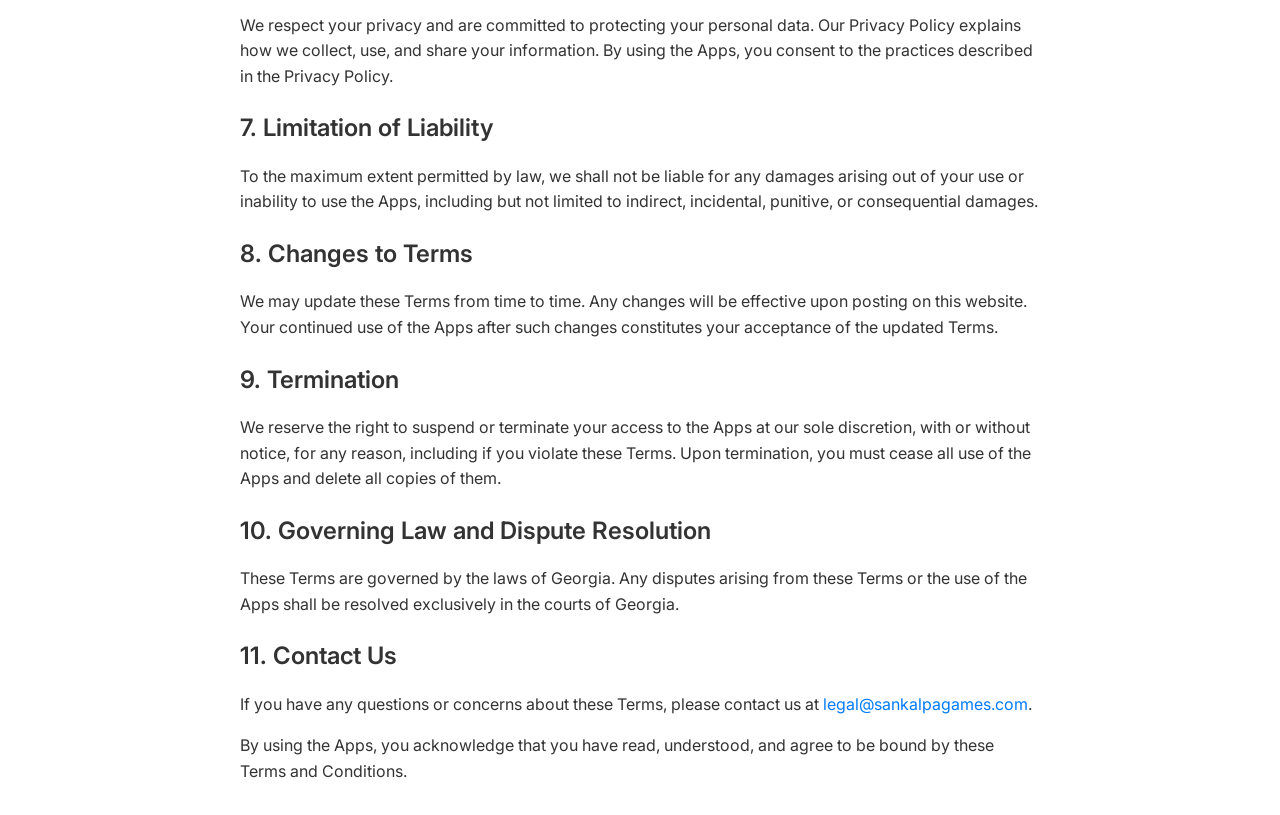
<file: terms.html>
<!DOCTYPE html>
<html lang="en">
<head>
  <meta charset="UTF-8">
  <meta name="viewport" content="width=device-width, initial-scale=1.0">
  <title>Terms and Conditions</title>
  <link href="https://fonts.googleapis.com/css2?family=Inter:wght@400;600&display=swap" rel="stylesheet">
  <link rel="icon" type="image/png" href="img/favicon.png">
  <style>
    body {
      margin: 0;
      padding: 20px;
      font-family: 'Inter', sans-serif;
      line-height: 1.6;
      color: #333;
      background-color: #ffffff;
      display: flex;
      justify-content: center;
    }

    .content {
      max-width: 800px;
      width: 100%;
    }

    h1 {
      font-size: 2rem;
      font-weight: 400;
      text-align: left;
      margin-bottom: 20px;
    }

    h2 {
      font-size: 1.5rem;
      font-weight: 600;
      margin-top: 20px;
      margin-bottom: 10px;
    }

    p, li {
      font-size: 1rem;
      margin-bottom: 10px;
    }

    ul {
      padding-left: 20px;
    }

    a {
      color: #007BFF;
      text-decoration: none;
    }

    a:hover {
      text-decoration: underline;
    }
  </style>
</head>
<body>
  <div class="content">
    <h1>Terms and Conditions</h1>

    <h2>1. Introduction</h2>
    <p>These Terms and Conditions govern your use of any mobile application provided by Vasilev Valentin, IE ("Sankalpa Games," "we," "us," "our"). By downloading, accessing, or using any of our applications ("the Apps"), you agree to be bound by these Terms. If you do not agree to these Terms, please do not use our Apps.</p>

    <h2>2. User Identification</h2>
    <p>To access certain features of our Apps, identification may be required. However, we do not require user accounts linked to personal information. Identification may be based on anonymized data, such as device identifiers, to enhance the user experience.</p>

    <h2>3. Use of the Apps</h2>
    <h3>3.1. Permitted Use</h3>
    <p>The Apps are for personal, non-commercial use only. You agree to use the Apps in compliance with all applicable laws and regulations.</p>

    <h3>3.2. Prohibited Use</h3>
    <p>You agree not to:</p>
    <ul>
      <li>Modify, reverse engineer, or create derivative works of the Apps.</li>
      <li>Use the Apps for any illegal or unauthorized purpose.</li>
      <li>Distribute, share, or make the Apps available to others without our permission.</li>
    </ul>

    <h3>3.3. Age Restrictions</h3>
    <p>Users must be at least 13 years old to use the Apps. Children under 13 may use the Apps only with parental or legal guardian consent.</p>

    <h3>3.4. Parental Responsibility</h3>
    <p>Parents and legal guardians are responsible for supervising their children's use of the Apps. We encourage parents to monitor their children's online activities and educate them about safe internet practices.</p>

    <h2>4. In-App Purchases and Virtual Items</h2>
    <h3>4.1. In-App Purchases</h3>
    <p>The Apps may include options for in-app purchases. By making an in-app purchase, you agree to pay the specified amount. Refunds for in-app purchases are subject to the refund policies of Google Play and the Apple App Store.</p>

    <h3>4.2. Virtual Items</h3>
    <p>The Apps may include virtual items (e.g., coins, skins, characters). Virtual items have no monetary value and cannot be exchanged for real-world money, goods, or services. We reserve the right to modify or discontinue virtual items at any time.</p>

    <h2>5. Intellectual Property</h2>
    <p>All content, features, and functionality of the Apps (including but not limited to text, graphics, logos, and software) are the exclusive property of Sankalpa Games and are protected by copyright, trademark, and other intellectual property laws. You may not use our intellectual property without prior written consent.</p>

    <h2>6. Privacy and Data Use</h2>
    <p>We respect your privacy and are committed to protecting your personal data. Our Privacy Policy explains how we collect, use, and share your information. By using the Apps, you consent to the practices described in the Privacy Policy.</p>

    <h2>7. Limitation of Liability</h2>
    <p>To the maximum extent permitted by law, we shall not be liable for any damages arising out of your use or inability to use the Apps, including but not limited to indirect, incidental, punitive, or consequential damages.</p>

    <h2>8. Changes to Terms</h2>
    <p>We may update these Terms from time to time. Any changes will be effective upon posting on this website. Your continued use of the Apps after such changes constitutes your acceptance of the updated Terms.</p>

    <h2>9. Termination</h2>
    <p>We reserve the right to suspend or terminate your access to the Apps at our sole discretion, with or without notice, for any reason, including if you violate these Terms. Upon termination, you must cease all use of the Apps and delete all copies of them.</p>

    <h2>10. Governing Law and Dispute Resolution</h2>
    <p>These Terms are governed by the laws of Georgia. Any disputes arising from these Terms or the use of the Apps shall be resolved exclusively in the courts of Georgia.</p>

    <h2>11. Contact Us</h2>
    <p>If you have any questions or concerns about these Terms, please contact us at <a href="mailto:legal@sankalpagames.com">legal@sankalpagames.com</a>.</p>

    <p>By using the Apps, you acknowledge that you have read, understood, and agree to be bound by these Terms and Conditions.</p>
  </div>
</body>
</html>
</file>
<file: css/site.css>
/* Shared by the landing page and game pages. Sizes follow the 1728px Figma frame. */

/* Marion ships with macOS but can't be served on the web: use it when installed, Libre Caslon otherwise */
@font-face {
  font-family: 'Marion Local';
  src: local('Marion Regular'), local('Marion-Regular'), local('Marion');
}

/* u = one design pixel scaled to the viewport width */
:root {
  --u: calc(100vw / 1728);
  --display: 'Bebas Neue', Impact, sans-serif;
  --serif: 'Marion Local', 'Libre Caslon Text', Georgia, serif;
  --sans: 'Work Sans', system-ui, sans-serif;
}

* { box-sizing: border-box; }

html, body { overflow-x: hidden; }

body {
  margin: 0;
  background: #fff;
  color: #000;
  font-family: var(--sans);
  -webkit-font-smoothing: antialiased;
}

a { color: inherit; }

p { margin: 0; }

.text-24 {
  font-size: calc(var(--u) * 24);
  line-height: 1.5;
  letter-spacing: -0.04em;
  white-space: nowrap;
}

/* Header */
/* viewport-fit=cover lets the page reach under the notch: keep the header clear of it */
.site-header {
  position: absolute;
  z-index: 2;
  top: 0;
  left: env(safe-area-inset-left, 0px);
  right: env(safe-area-inset-right, 0px);
  height: calc(var(--u) * 56);
}

.site-header > * { position: absolute; }

.brand {
  left: calc(var(--u) * 40);
  top: calc(var(--u) * 20);
  line-height: 0;
}

.brand img {
  width: calc(var(--u) * 36);
  height: calc(var(--u) * 36);
}

.site-nav {
  left: 50%;
  top: calc(var(--u) * 20);
  transform: translateX(-50%);
  display: flex;
  align-items: flex-start;
  gap: calc(var(--u) * 16);
}

.site-nav a,
.site-nav summary {
  display: flex;
  align-items: flex-start;
  gap: calc(var(--u) * 4);
  text-decoration: none;
  cursor: pointer;
}

.site-nav sup {
  font-size: calc(var(--u) * 14);
  line-height: 2.26;
  letter-spacing: -0.03em;
  vertical-align: baseline;
}

.site-nav a:hover span,
.site-nav summary:hover span,
.games-menu[open] summary span { text-decoration: underline; }

.face {
  left: calc(var(--u) * 1591);
  top: calc(var(--u) * 20);
  letter-spacing: -0.03em;
}

/* Games dropdown */
.games-menu { position: relative; }

.games-menu summary { list-style: none; }
.games-menu summary::-webkit-details-marker { display: none; }

.games-menu ul {
  position: absolute;
  top: 100%;
  left: 0;
  margin: calc(var(--u) * 8) 0 0;
  padding: calc(var(--u) * 12) calc(var(--u) * 16);
  list-style: none;
  background: #fff;
  border: 1px solid #000;
}

.games-menu li a {
  display: block;
  padding: calc(var(--u) * 4) 0;
}

/* Fred peeks from the bottom-left corner of the viewport at all times and opens Landfill Planet.
   The safe-area inset lifts him above Safari's floating toolbar and the home indicator */
.fred {
  position: fixed;
  z-index: 1;
  left: calc(var(--u) * 40 + env(safe-area-inset-left, 0px));
  bottom: calc(var(--u) * -133 + env(safe-area-inset-bottom, 0px));
  width: calc(var(--u) * 469);
  line-height: 0;
}

.fred img {
  width: 100%;
  height: auto;
}

@media (max-width: 767px) {
  :root { --u: calc(100vw / 900); }

  .text-24 { font-size: 16px; }

  .site-header { height: 76px; }
  .brand { left: 16px; top: 12px; }
  .brand img { width: 28px; height: 28px; }
  .face { left: auto; right: 16px; top: 12px; }
  .site-nav { top: 44px; left: 16px; transform: none; gap: 12px; }
  .site-nav a, .site-nav summary { gap: 2px; }
  .site-nav sup { font-size: 10px; }
  .games-menu ul { margin-top: 6px; padding: 8px 12px; }
  .games-menu li a { padding: 4px 0; }

  .fred {
    left: 16px;
    bottom: calc(env(safe-area-inset-bottom, 0px) - 36px);
    width: 140px;
  }
}
</file>
<file: css/game.css>
/* Game pages: a quiet centered column; only the title uses the display face */

.game {
  display: flex;
  flex-direction: column;
  align-items: center;
  min-height: 100vh;
  padding: 160px 24px 280px;
  text-align: center;
  font-size: 18px;
  line-height: 1.4;
  letter-spacing: -0.02em;
}

.game-label {
  margin-bottom: 24px;
  font-size: 14px;
}

.game-icon {
  width: 120px;
  height: 120px;
  margin-bottom: 24px;
  border-radius: 22.5%;
  object-fit: cover;
}

.game h1 {
  margin: 0;
  font-family: var(--display);
  font-weight: 400;
  font-size: clamp(56px, 7vw, 104px);
  line-height: 1;
  letter-spacing: -0.01em;
}

.game-tagline {
  margin-top: 8px;
  font-size: 20px;
}

.game-about {
  max-width: 480px;
  margin-top: 24px;
}

.game-links {
  display: flex;
  flex-wrap: wrap;
  justify-content: center;
  gap: 12px 24px;
  margin-top: 32px;
}

.game-links a { text-underline-offset: 0.2em; }

.game-links a:hover { text-decoration: none; }

/* Official store badges; Google's artwork has built-in padding, so it is drawn taller to match Apple's */
.store-badges { align-items: center; gap: 8px; }
.store-badges a { line-height: 0; }
.badge-apple { height: 44px; width: auto; }
.badge-google { height: 64px; width: auto; }

/* TestFlight has no official badge: drawn to match Apple's */
.badge-testflight {
  display: inline-flex;
  align-items: center;
  gap: 8px;
  height: 44px;
  padding: 0 14px 0 8px;
  border: 1px solid #a6a6a6;
  border-radius: 9px;
  background: #000;
  color: #fff;
  font-family: -apple-system, 'Helvetica Neue', Helvetica, Arial, sans-serif;
  text-decoration: none;
  text-align: left;
}

.store-badges .badge-testflight { line-height: 1; }

.badge-testflight img {
  width: 28px;
  height: 28px;
  border-radius: 22.5%;
}

.badge-testflight span {
  display: flex;
  flex-direction: column;
  font-size: 19px;
  font-weight: 500;
  letter-spacing: -0.02em;
}

.badge-testflight small {
  font-size: 10px;
  font-weight: 400;
  letter-spacing: 0;
}

/* Fred is decoration here: taps go through him to the content underneath */
.fred { pointer-events: none; }

/* Gameplay is recorded in portrait: shown at phone proportions */
.game-video {
  width: 280px;
  height: auto;
  margin-top: 48px;
  border-radius: 24px;
  background: #e5e5e5;
}

@media (max-width: 767px) {
  .game { padding: 128px 16px 160px; font-size: 16px; }
  .game-icon { width: 96px; height: 96px; }
  .game-tagline { font-size: 18px; }
  .game-video { width: min(280px, 72vw); margin-top: 32px; }
}
</file>
